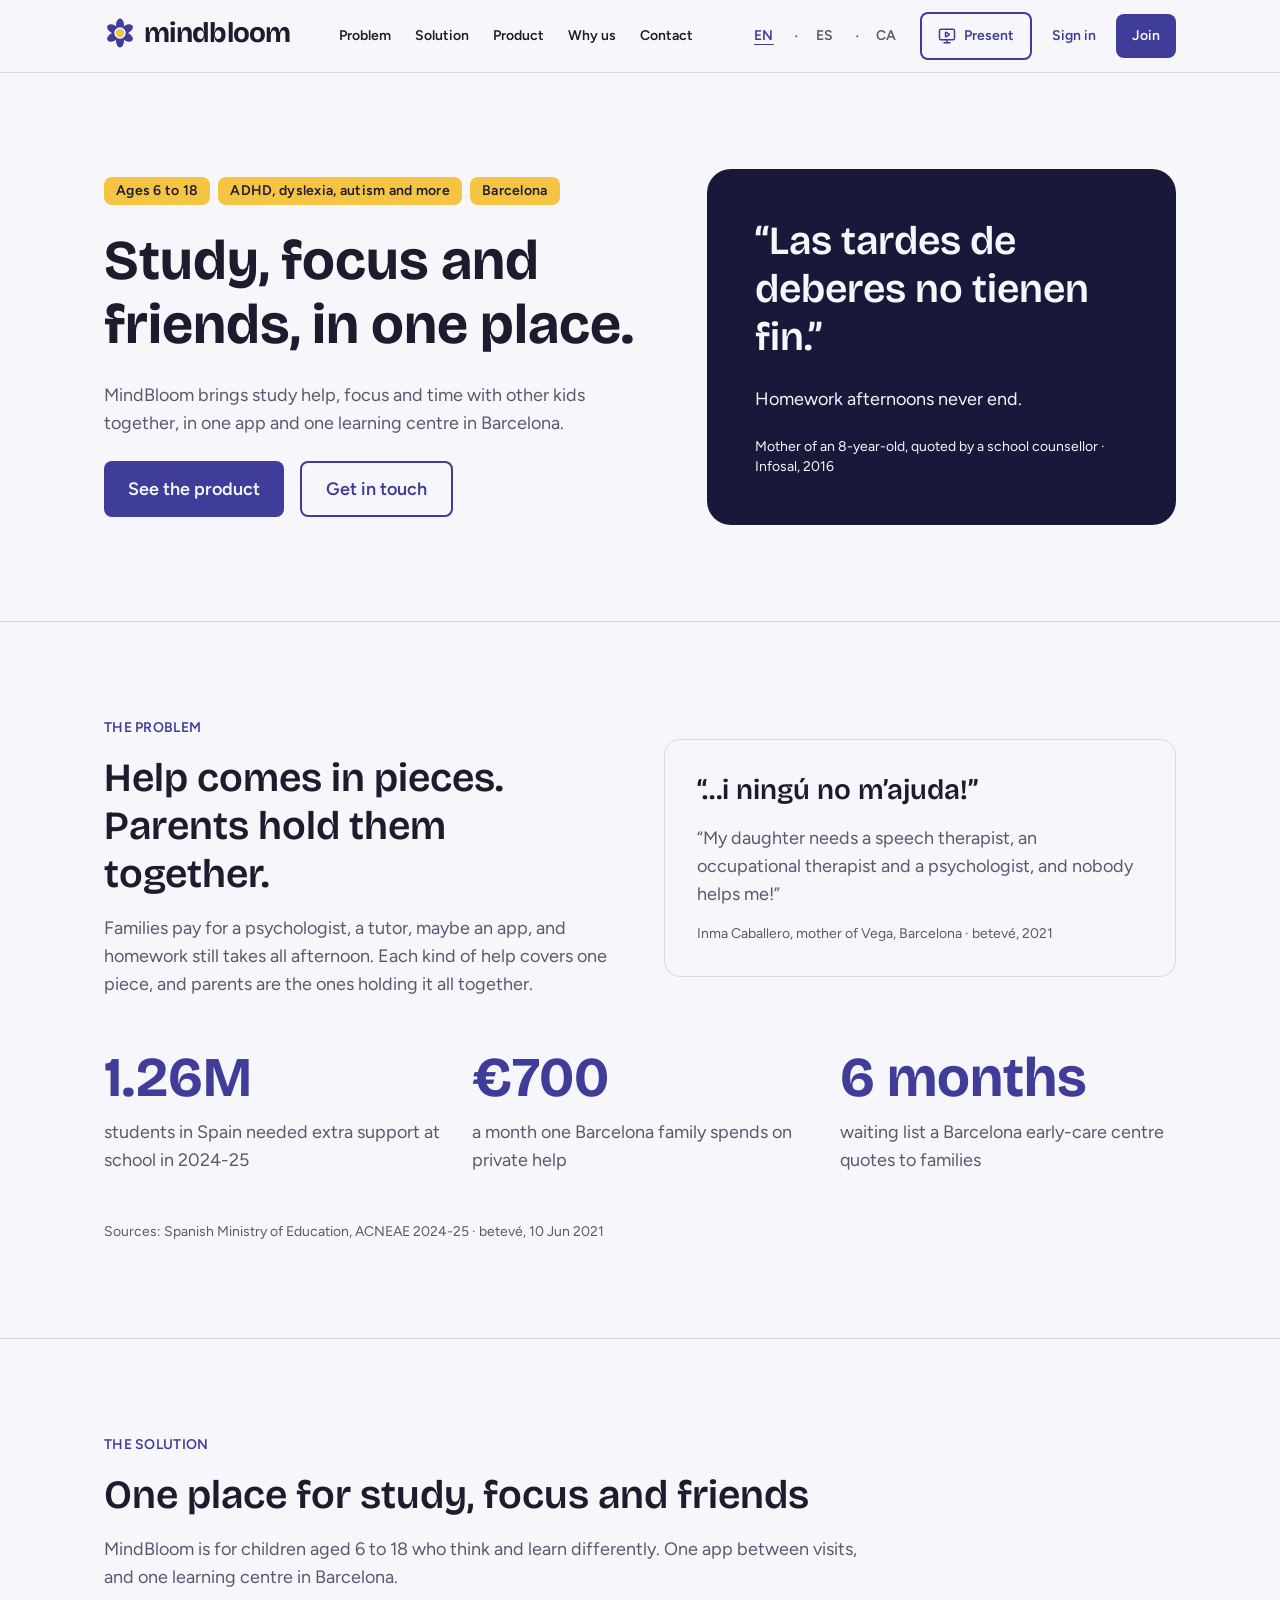
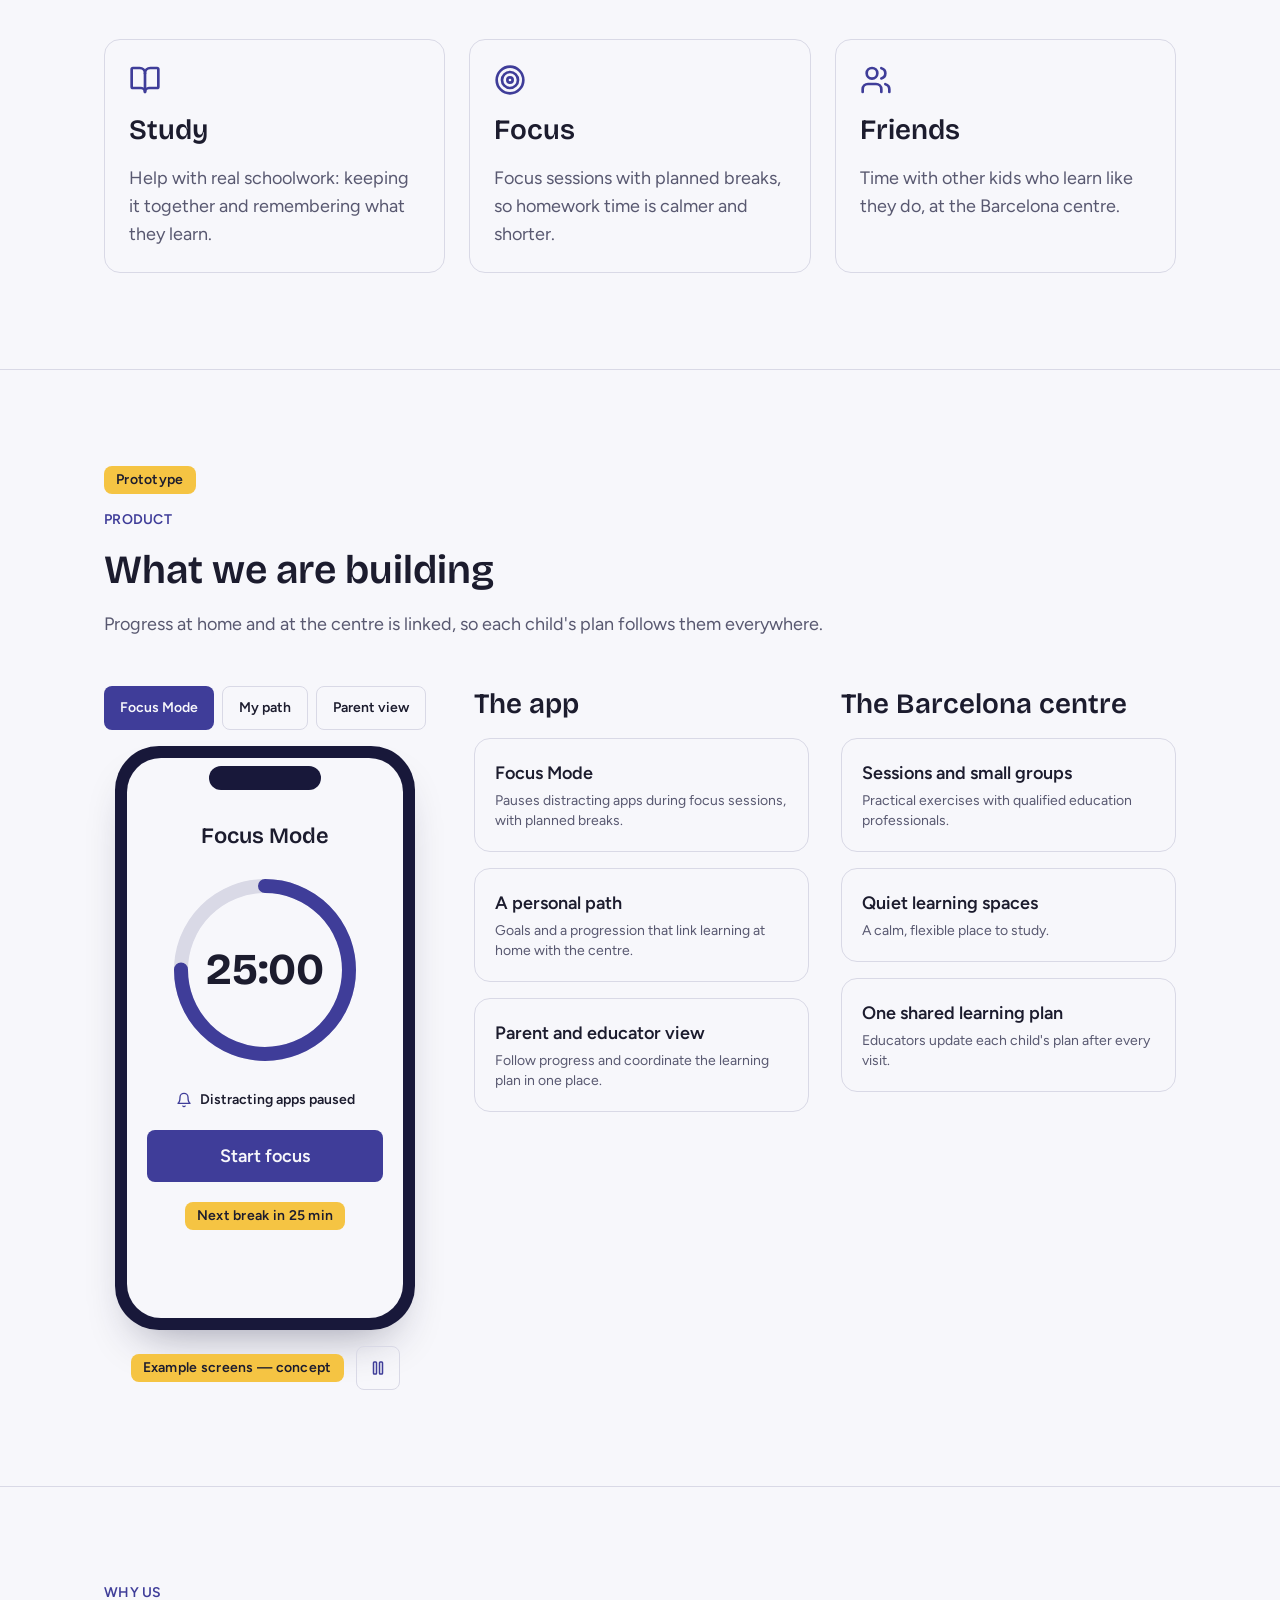
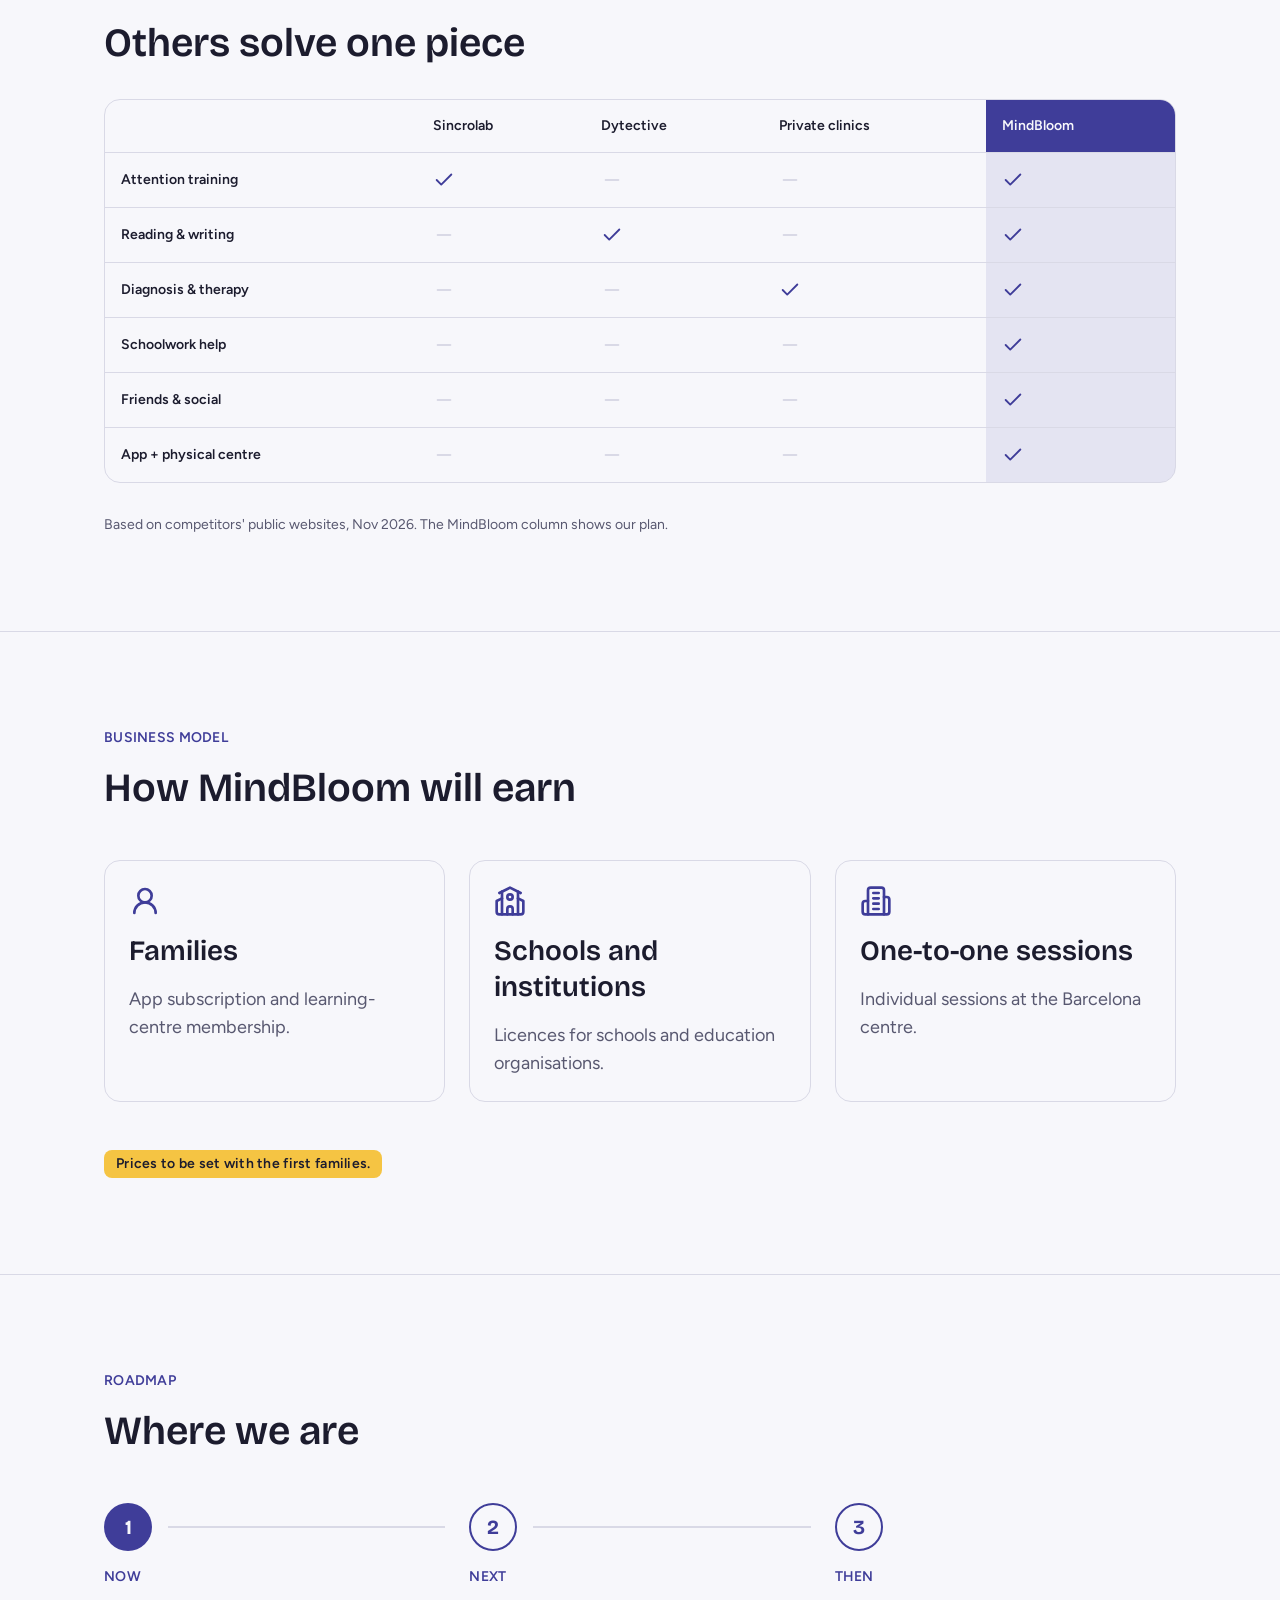
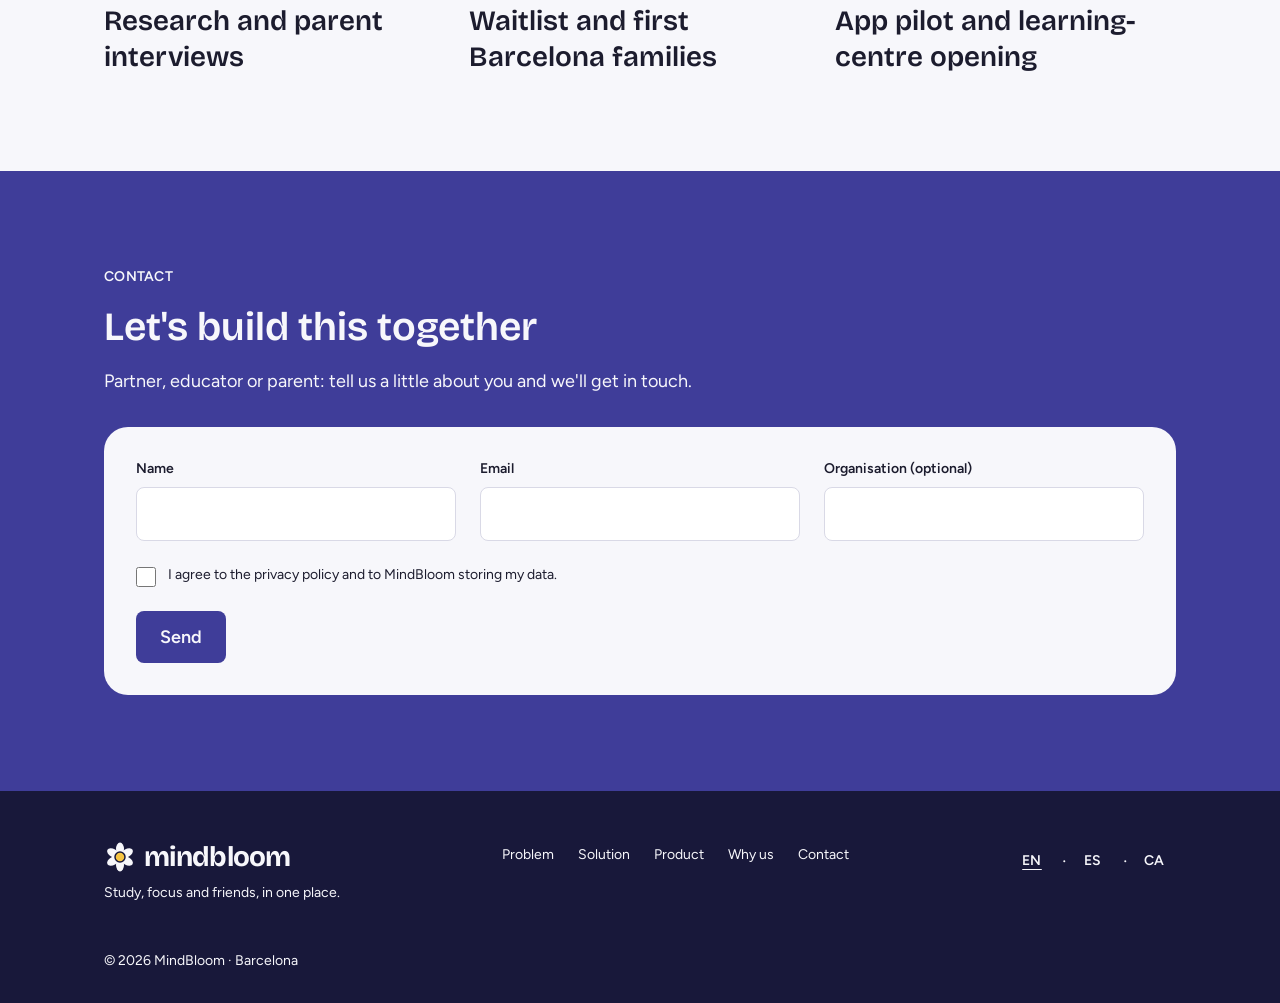
<file: index.html>
<!doctype html>
<html lang="en">
  <head>
    <meta charset="UTF-8" />
    <meta name="viewport" content="width=device-width, initial-scale=1.0" />
    <title>MindBloom — Study, focus and friends, in one place</title>
    <meta name="description" content="MindBloom helps neurodivergent children aged 6–18 in Barcelona with study, focus and friends, in one app and one learning centre." />
    <link rel="icon" type="image/svg+xml" href="./favicon.svg" />
    <link rel="preconnect" href="https://fonts.googleapis.com" />
    <link rel="preconnect" href="https://fonts.gstatic.com" crossorigin />
    <link href="https://fonts.googleapis.com/css2?family=Bricolage+Grotesque:opsz,wght@12..96,600;12..96,700&family=Figtree:wght@400;600&display=swap" rel="stylesheet" />
    <script type="module" crossorigin src="./assets/index-C0No_Yc6.js"></script>
    <link rel="stylesheet" crossorigin href="./assets/index-BTwIPJoi.css">
  </head>
  <body>
    <div id="root"></div>
  </body>
</html>
</file>
<file: assets/index-BTwIPJoi.css>
*,:before,:after{--tw-border-spacing-x: 0;--tw-border-spacing-y: 0;--tw-translate-x: 0;--tw-translate-y: 0;--tw-rotate: 0;--tw-skew-x: 0;--tw-skew-y: 0;--tw-scale-x: 1;--tw-scale-y: 1;--tw-pan-x: ;--tw-pan-y: ;--tw-pinch-zoom: ;--tw-scroll-snap-strictness: proximity;--tw-gradient-from-position: ;--tw-gradient-via-position: ;--tw-gradient-to-position: ;--tw-ordinal: ;--tw-slashed-zero: ;--tw-numeric-figure: ;--tw-numeric-spacing: ;--tw-numeric-fraction: ;--tw-ring-inset: ;--tw-ring-offset-width: 0px;--tw-ring-offset-color: #fff;--tw-ring-color: rgb(59 130 246 / .5);--tw-ring-offset-shadow: 0 0 #0000;--tw-ring-shadow: 0 0 #0000;--tw-shadow: 0 0 #0000;--tw-shadow-colored: 0 0 #0000;--tw-blur: ;--tw-brightness: ;--tw-contrast: ;--tw-grayscale: ;--tw-hue-rotate: ;--tw-invert: ;--tw-saturate: ;--tw-sepia: ;--tw-drop-shadow: ;--tw-backdrop-blur: ;--tw-backdrop-brightness: ;--tw-backdrop-contrast: ;--tw-backdrop-grayscale: ;--tw-backdrop-hue-rotate: ;--tw-backdrop-invert: ;--tw-backdrop-opacity: ;--tw-backdrop-saturate: ;--tw-backdrop-sepia: ;--tw-contain-size: ;--tw-contain-layout: ;--tw-contain-paint: ;--tw-contain-style: }::backdrop{--tw-border-spacing-x: 0;--tw-border-spacing-y: 0;--tw-translate-x: 0;--tw-translate-y: 0;--tw-rotate: 0;--tw-skew-x: 0;--tw-skew-y: 0;--tw-scale-x: 1;--tw-scale-y: 1;--tw-pan-x: ;--tw-pan-y: ;--tw-pinch-zoom: ;--tw-scroll-snap-strictness: proximity;--tw-gradient-from-position: ;--tw-gradient-via-position: ;--tw-gradient-to-position: ;--tw-ordinal: ;--tw-slashed-zero: ;--tw-numeric-figure: ;--tw-numeric-spacing: ;--tw-numeric-fraction: ;--tw-ring-inset: ;--tw-ring-offset-width: 0px;--tw-ring-offset-color: #fff;--tw-ring-color: rgb(59 130 246 / .5);--tw-ring-offset-shadow: 0 0 #0000;--tw-ring-shadow: 0 0 #0000;--tw-shadow: 0 0 #0000;--tw-shadow-colored: 0 0 #0000;--tw-blur: ;--tw-brightness: ;--tw-contrast: ;--tw-grayscale: ;--tw-hue-rotate: ;--tw-invert: ;--tw-saturate: ;--tw-sepia: ;--tw-drop-shadow: ;--tw-backdrop-blur: ;--tw-backdrop-brightness: ;--tw-backdrop-contrast: ;--tw-backdrop-grayscale: ;--tw-backdrop-hue-rotate: ;--tw-backdrop-invert: ;--tw-backdrop-opacity: ;--tw-backdrop-saturate: ;--tw-backdrop-sepia: ;--tw-contain-size: ;--tw-contain-layout: ;--tw-contain-paint: ;--tw-contain-style: }*,:before,:after{box-sizing:border-box;border-width:0;border-style:solid;border-color:#e5e7eb}:before,:after{--tw-content: ""}html,:host{line-height:1.5;-webkit-text-size-adjust:100%;-moz-tab-size:4;-o-tab-size:4;tab-size:4;font-family:ui-sans-serif,system-ui,sans-serif,"Apple Color Emoji","Segoe UI Emoji",Segoe UI Symbol,"Noto Color Emoji";font-feature-settings:normal;font-variation-settings:normal;-webkit-tap-highlight-color:transparent}body{margin:0;line-height:inherit}hr{height:0;color:inherit;border-top-width:1px}abbr:where([title]){-webkit-text-decoration:underline dotted;text-decoration:underline dotted}h1,h2,h3,h4,h5,h6{font-size:inherit;font-weight:inherit}a{color:inherit;text-decoration:inherit}b,strong{font-weight:bolder}code,kbd,samp,pre{font-family:ui-monospace,SFMono-Regular,Menlo,Monaco,Consolas,Liberation Mono,Courier New,monospace;font-feature-settings:normal;font-variation-settings:normal;font-size:1em}small{font-size:80%}sub,sup{font-size:75%;line-height:0;position:relative;vertical-align:baseline}sub{bottom:-.25em}sup{top:-.5em}table{text-indent:0;border-color:inherit;border-collapse:collapse}button,input,optgroup,select,textarea{font-family:inherit;font-feature-settings:inherit;font-variation-settings:inherit;font-size:100%;font-weight:inherit;line-height:inherit;letter-spacing:inherit;color:inherit;margin:0;padding:0}button,select{text-transform:none}button,input:where([type=button]),input:where([type=reset]),input:where([type=submit]){-webkit-appearance:button;background-color:transparent;background-image:none}:-moz-focusring{outline:auto}:-moz-ui-invalid{box-shadow:none}progress{vertical-align:baseline}::-webkit-inner-spin-button,::-webkit-outer-spin-button{height:auto}[type=search]{-webkit-appearance:textfield;outline-offset:-2px}::-webkit-search-decoration{-webkit-appearance:none}::-webkit-file-upload-button{-webkit-appearance:button;font:inherit}summary{display:list-item}blockquote,dl,dd,h1,h2,h3,h4,h5,h6,hr,figure,p,pre{margin:0}fieldset{margin:0;padding:0}legend{padding:0}ol,ul,menu{list-style:none;margin:0;padding:0}dialog{padding:0}textarea{resize:vertical}input::-moz-placeholder,textarea::-moz-placeholder{opacity:1;color:#9ca3af}input::placeholder,textarea::placeholder{opacity:1;color:#9ca3af}button,[role=button]{cursor:pointer}:disabled{cursor:default}img,svg,video,canvas,audio,iframe,embed,object{display:block;vertical-align:middle}img,video{max-width:100%;height:auto}[hidden]:where(:not([hidden=until-found])){display:none}html{scroll-behavior:smooth}body{--tw-bg-opacity: 1;background-color:rgb(247 247 251 / var(--tw-bg-opacity, 1));font-family:Figtree,system-ui,sans-serif;font-size:18px;line-height:28px;--tw-text-opacity: 1;color:rgb(28 28 46 / var(--tw-text-opacity, 1));-webkit-font-smoothing:antialiased;-moz-osx-font-smoothing:grayscale}h1,h2,h3{font-family:Bricolage Grotesque,system-ui,sans-serif}:focus-visible{outline:3px solid #3F3D99;outline-offset:2px}.container-mb{margin-left:auto;margin-right:auto;width:100%;max-width:1120px;padding-left:1.5rem;padding-right:1.5rem}.section{padding-top:4rem;padding-bottom:4rem}@media (min-width: 768px){.section{padding-top:6rem;padding-bottom:6rem}}.section{scroll-margin-top:80px}.label{font-size:14px;line-height:20px;letter-spacing:.02em;font-weight:600;text-transform:uppercase}.tag{display:inline-flex;align-items:center;border-radius:8px;--tw-bg-opacity: 1;background-color:rgb(245 196 67 / var(--tw-bg-opacity, 1));padding:.25rem .75rem;font-size:14px;line-height:20px;letter-spacing:.02em;font-weight:600;--tw-text-opacity: 1;color:rgb(28 28 46 / var(--tw-text-opacity, 1))}.btn{display:inline-flex;min-height:52px;align-items:center;justify-content:center;gap:.5rem;border-radius:8px;padding:.75rem 1.5rem;font-weight:600;transition-property:color,background-color,border-color,text-decoration-color,fill,stroke;transition-timing-function:cubic-bezier(.4,0,.2,1);transition-duration:.15s}.btn:disabled{cursor:not-allowed;opacity:.6}.btn-main{display:inline-flex;min-height:52px;align-items:center;justify-content:center;gap:.5rem;border-radius:8px;padding:.75rem 1.5rem;font-weight:600;transition-property:color,background-color,border-color,text-decoration-color,fill,stroke;transition-timing-function:cubic-bezier(.4,0,.2,1);transition-duration:.15s}.btn-main:disabled{cursor:not-allowed;opacity:.6}.btn-main{--tw-bg-opacity: 1;background-color:rgb(63 61 153 / var(--tw-bg-opacity, 1));--tw-text-opacity: 1;color:rgb(247 247 251 / var(--tw-text-opacity, 1))}.btn-main:hover{--tw-bg-opacity: 1;background-color:rgb(24 24 58 / var(--tw-bg-opacity, 1))}.btn-second{display:inline-flex;min-height:52px;align-items:center;justify-content:center;gap:.5rem;border-radius:8px;padding:.75rem 1.5rem;font-weight:600;transition-property:color,background-color,border-color,text-decoration-color,fill,stroke;transition-timing-function:cubic-bezier(.4,0,.2,1);transition-duration:.15s}.btn-second:disabled{cursor:not-allowed;opacity:.6}.btn-second{border-width:2px;--tw-border-opacity: 1;border-color:rgb(63 61 153 / var(--tw-border-opacity, 1));background-color:transparent;--tw-text-opacity: 1;color:rgb(63 61 153 / var(--tw-text-opacity, 1))}.btn-second:hover{--tw-bg-opacity: 1;background-color:rgb(63 61 153 / var(--tw-bg-opacity, 1));--tw-text-opacity: 1;color:rgb(247 247 251 / var(--tw-text-opacity, 1))}.card{border-radius:16px;border-width:1px;--tw-border-opacity: 1;border-color:rgb(217 217 230 / var(--tw-border-opacity, 1));padding:1.5rem}.field-label{font-size:14px;line-height:20px;font-weight:600;--tw-text-opacity: 1;color:rgb(28 28 46 / var(--tw-text-opacity, 1))}.input{min-height:52px;width:100%;border-radius:8px;border-width:1px;--tw-border-opacity: 1;border-color:rgb(217 217 230 / var(--tw-border-opacity, 1));--tw-bg-opacity: 1;background-color:rgb(255 255 255 / var(--tw-bg-opacity, 1));padding:.75rem 1rem;font-size:18px;line-height:28px;--tw-text-opacity: 1;color:rgb(28 28 46 / var(--tw-text-opacity, 1))}.input::-moz-placeholder{--tw-text-opacity: 1;color:rgb(88 88 112 / var(--tw-text-opacity, 1))}.input::placeholder{--tw-text-opacity: 1;color:rgb(88 88 112 / var(--tw-text-opacity, 1))}.input:focus{--tw-border-opacity: 1;border-color:rgb(63 61 153 / var(--tw-border-opacity, 1));outline:2px solid transparent;outline-offset:2px;--tw-ring-offset-shadow: var(--tw-ring-inset) 0 0 0 var(--tw-ring-offset-width) var(--tw-ring-offset-color);--tw-ring-shadow: var(--tw-ring-inset) 0 0 0 calc(2px + var(--tw-ring-offset-width)) var(--tw-ring-color);box-shadow:var(--tw-ring-offset-shadow),var(--tw-ring-shadow),var(--tw-shadow, 0 0 #0000);--tw-ring-color: rgb(63 61 153 / .3)}.hint{font-size:14px;line-height:20px;--tw-text-opacity: 1;color:rgb(88 88 112 / var(--tw-text-opacity, 1))}.error{font-size:14px;line-height:20px;font-weight:600;--tw-text-opacity: 1;color:rgb(63 61 153 / var(--tw-text-opacity, 1))}.sr-only{position:absolute;width:1px;height:1px;padding:0;margin:-1px;overflow:hidden;clip:rect(0,0,0,0);white-space:nowrap;border-width:0}.fixed{position:fixed}.absolute{position:absolute}.relative{position:relative}.sticky{position:sticky}.inset-0{top:0;right:0;bottom:0;left:0}.right-1{right:.25rem}.top-0{top:0}.top-1\/2{top:50%}.z-30{z-index:30}.z-50{z-index:50}.mx-auto{margin-left:auto;margin-right:auto}.-mt-4{margin-top:-1rem}.mb-1{margin-bottom:.25rem}.mb-2{margin-bottom:.5rem}.mt-0\.5{margin-top:.125rem}.mt-2{margin-top:.5rem}.mt-3{margin-top:.75rem}.flex{display:flex}.inline-flex{display:inline-flex}.table{display:table}.grid{display:grid}.hidden{display:none}.h-11{height:2.75rem}.h-12{height:3rem}.h-2{height:.5rem}.h-5{height:1.25rem}.h-6{height:1.5rem}.h-8{height:2rem}.h-\[200px\]{height:200px}.h-\[2px\]{height:2px}.h-\[560px\]{height:560px}.h-full{height:100%}.h-px{height:1px}.min-h-\[44px\]{min-height:44px}.min-h-\[48px\]{min-height:48px}.min-h-\[60vh\]{min-height:60vh}.min-h-screen{min-height:100vh}.w-11{width:2.75rem}.w-12{width:3rem}.w-2{width:.5rem}.w-28{width:7rem}.w-5{width:1.25rem}.w-6{width:1.5rem}.w-8{width:2rem}.w-\[200px\]{width:200px}.w-\[300px\]{width:300px}.w-full{width:100%}.min-w-\[44px\]{min-width:44px}.min-w-\[640px\]{min-width:640px}.max-w-\[280px\]{max-width:280px}.max-w-\[460px\]{max-width:460px}.max-w-\[720px\]{max-width:720px}.max-w-\[760px\]{max-width:760px}.max-w-\[800px\]{max-width:800px}.flex-1{flex:1 1 0%}.flex-none{flex:none}.border-collapse{border-collapse:collapse}.-translate-y-1\/2{--tw-translate-y: -50%;transform:translate(var(--tw-translate-x),var(--tw-translate-y)) rotate(var(--tw-rotate)) skew(var(--tw-skew-x)) skewY(var(--tw-skew-y)) scaleX(var(--tw-scale-x)) scaleY(var(--tw-scale-y))}.-rotate-90{--tw-rotate: -90deg;transform:translate(var(--tw-translate-x),var(--tw-translate-y)) rotate(var(--tw-rotate)) skew(var(--tw-skew-x)) skewY(var(--tw-skew-y)) scaleX(var(--tw-scale-x)) scaleY(var(--tw-scale-y))}.transform{transform:translate(var(--tw-translate-x),var(--tw-translate-y)) rotate(var(--tw-rotate)) skew(var(--tw-skew-x)) skewY(var(--tw-skew-y)) scaleX(var(--tw-scale-x)) scaleY(var(--tw-scale-y))}.cursor-pointer{cursor:pointer}.flex-col{flex-direction:column}.flex-wrap{flex-wrap:wrap}.items-start{align-items:flex-start}.items-end{align-items:flex-end}.items-center{align-items:center}.justify-center{justify-content:center}.justify-between{justify-content:space-between}.gap-1{gap:.25rem}.gap-10{gap:2.5rem}.gap-12{gap:3rem}.gap-2{gap:.5rem}.gap-3{gap:.75rem}.gap-4{gap:1rem}.gap-5{gap:1.25rem}.gap-6{gap:1.5rem}.gap-8{gap:2rem}.gap-x-6{-moz-column-gap:1.5rem;column-gap:1.5rem}.gap-y-2{row-gap:.5rem}.self-start{align-self:flex-start}.overflow-hidden{overflow:hidden}.overflow-x-auto{overflow-x:auto}.overflow-y-auto{overflow-y:auto}.rounded-\[34px\]{border-radius:34px}.rounded-\[44px\]{border-radius:44px}.rounded-full{border-radius:9999px}.rounded-lg{border-radius:24px}.rounded-md{border-radius:16px}.rounded-sm{border-radius:8px}.border{border-width:1px}.border-2{border-width:2px}.border-\[3px\]{border-width:3px}.border-b{border-bottom-width:1px}.border-t{border-top-width:1px}.border-ink{--tw-border-opacity: 1;border-color:rgb(28 28 46 / var(--tw-border-opacity, 1))}.border-line{--tw-border-opacity: 1;border-color:rgb(217 217 230 / var(--tw-border-opacity, 1))}.border-main{--tw-border-opacity: 1;border-color:rgb(63 61 153 / var(--tw-border-opacity, 1))}.bg-accent{--tw-bg-opacity: 1;background-color:rgb(245 196 67 / var(--tw-bg-opacity, 1))}.bg-bg-dark{--tw-bg-opacity: 1;background-color:rgb(24 24 58 / var(--tw-bg-opacity, 1))}.bg-bg-light{--tw-bg-opacity: 1;background-color:rgb(247 247 251 / var(--tw-bg-opacity, 1))}.bg-bg-light\/50{background-color:#f7f7fb80}.bg-bg-light\/95{background-color:#f7f7fbf2}.bg-ink{--tw-bg-opacity: 1;background-color:rgb(28 28 46 / var(--tw-bg-opacity, 1))}.bg-line{--tw-bg-opacity: 1;background-color:rgb(217 217 230 / var(--tw-bg-opacity, 1))}.bg-main{--tw-bg-opacity: 1;background-color:rgb(63 61 153 / var(--tw-bg-opacity, 1))}.bg-main\/10{background-color:#3f3d991a}.bg-white{--tw-bg-opacity: 1;background-color:rgb(255 255 255 / var(--tw-bg-opacity, 1))}.p-3{padding:.75rem}.p-4{padding:1rem}.p-5{padding:1.25rem}.p-6{padding:1.5rem}.p-8{padding:2rem}.px-1{padding-left:.25rem;padding-right:.25rem}.px-2{padding-left:.5rem;padding-right:.5rem}.px-4{padding-left:1rem;padding-right:1rem}.px-5{padding-left:1.25rem;padding-right:1.25rem}.px-6{padding-left:1.5rem;padding-right:1.5rem}.py-12{padding-top:3rem;padding-bottom:3rem}.py-24{padding-top:6rem;padding-bottom:6rem}.py-3{padding-top:.75rem;padding-bottom:.75rem}.py-4{padding-top:1rem;padding-bottom:1rem}.py-8{padding-top:2rem;padding-bottom:2rem}.pb-8{padding-bottom:2rem}.pr-14{padding-right:3.5rem}.pt-2{padding-top:.5rem}.pt-4{padding-top:1rem}.text-left{text-align:left}.text-center{text-align:center}.font-heading{font-family:Bricolage Grotesque,system-ui,sans-serif}.text-\[12px\]{font-size:12px}.text-\[20px\]{font-size:20px}.text-\[22px\]{font-size:22px}.text-\[28px\]{font-size:28px}.text-\[32px\]{font-size:32px}.text-\[40px\]{font-size:40px}.text-\[44px\]{font-size:44px}.text-\[48px\]{font-size:48px}.text-h2{font-size:40px;line-height:48px;font-weight:600}.text-h3{font-size:28px;line-height:36px;font-weight:600}.text-label{font-size:14px;line-height:20px;letter-spacing:.02em;font-weight:600}.text-small{font-size:14px;line-height:20px}.font-bold{font-weight:700}.font-semibold{font-weight:600}.lowercase{text-transform:lowercase}.leading-10{line-height:2.5rem}.leading-7{line-height:1.75rem}.leading-9{line-height:2.25rem}.leading-\[48px\]{line-height:48px}.leading-\[56px\]{line-height:56px}.tracking-tight{letter-spacing:-.025em}.text-bg-light{--tw-text-opacity: 1;color:rgb(247 247 251 / var(--tw-text-opacity, 1))}.text-ink{--tw-text-opacity: 1;color:rgb(28 28 46 / var(--tw-text-opacity, 1))}.text-ink-soft{--tw-text-opacity: 1;color:rgb(88 88 112 / var(--tw-text-opacity, 1))}.text-line{--tw-text-opacity: 1;color:rgb(217 217 230 / var(--tw-text-opacity, 1))}.text-main{--tw-text-opacity: 1;color:rgb(63 61 153 / var(--tw-text-opacity, 1))}.underline{text-decoration-line:underline}.underline-offset-4{text-underline-offset:4px}.accent-main{accent-color:#3F3D99}.shadow-\[0_24px_48px_-24px_rgba\(24\,24\,58\,0\.45\)\]{--tw-shadow: 0 24px 48px -24px rgba(24,24,58,.45);--tw-shadow-colored: 0 24px 48px -24px var(--tw-shadow-color);box-shadow:var(--tw-ring-offset-shadow, 0 0 #0000),var(--tw-ring-shadow, 0 0 #0000),var(--tw-shadow)}.ring{--tw-ring-offset-shadow: var(--tw-ring-inset) 0 0 0 var(--tw-ring-offset-width) var(--tw-ring-offset-color);--tw-ring-shadow: var(--tw-ring-inset) 0 0 0 calc(3px + var(--tw-ring-offset-width)) var(--tw-ring-color);box-shadow:var(--tw-ring-offset-shadow),var(--tw-ring-shadow),var(--tw-shadow, 0 0 #0000)}.backdrop-blur{--tw-backdrop-blur: blur(8px);-webkit-backdrop-filter:var(--tw-backdrop-blur) var(--tw-backdrop-brightness) var(--tw-backdrop-contrast) var(--tw-backdrop-grayscale) var(--tw-backdrop-hue-rotate) var(--tw-backdrop-invert) var(--tw-backdrop-opacity) var(--tw-backdrop-saturate) var(--tw-backdrop-sepia);backdrop-filter:var(--tw-backdrop-blur) var(--tw-backdrop-brightness) var(--tw-backdrop-contrast) var(--tw-backdrop-grayscale) var(--tw-backdrop-hue-rotate) var(--tw-backdrop-invert) var(--tw-backdrop-opacity) var(--tw-backdrop-saturate) var(--tw-backdrop-sepia)}.transition-all{transition-property:all;transition-timing-function:cubic-bezier(.4,0,.2,1);transition-duration:.15s}.transition-colors{transition-property:color,background-color,border-color,text-decoration-color,fill,stroke;transition-timing-function:cubic-bezier(.4,0,.2,1);transition-duration:.15s}.last\:border-0:last-child{border-width:0px}.hover\:border-main:hover{--tw-border-opacity: 1;border-color:rgb(63 61 153 / var(--tw-border-opacity, 1))}.hover\:bg-ink:hover{--tw-bg-opacity: 1;background-color:rgb(28 28 46 / var(--tw-bg-opacity, 1))}.hover\:text-bg-light:hover{--tw-text-opacity: 1;color:rgb(247 247 251 / var(--tw-text-opacity, 1))}.hover\:text-ink:hover{--tw-text-opacity: 1;color:rgb(28 28 46 / var(--tw-text-opacity, 1))}.hover\:text-main:hover{--tw-text-opacity: 1;color:rgb(63 61 153 / var(--tw-text-opacity, 1))}.hover\:underline:hover{text-decoration-line:underline}.disabled\:opacity-40:disabled{opacity:.4}@media (min-width: 640px){.sm\:grid-cols-3{grid-template-columns:repeat(3,minmax(0,1fr))}.sm\:grid-cols-\[1fr_160px\]{grid-template-columns:1fr 160px}}@media (min-width: 768px){.md\:block{display:block}.md\:inline{display:inline}.md\:grid-cols-2{grid-template-columns:repeat(2,minmax(0,1fr))}.md\:grid-cols-3{grid-template-columns:repeat(3,minmax(0,1fr))}.md\:flex-row{flex-direction:row}.md\:items-start{align-items:flex-start}.md\:justify-between{justify-content:space-between}.md\:p-12{padding:3rem}.md\:p-8{padding:2rem}.md\:py-16{padding-top:4rem;padding-bottom:4rem}.md\:text-h1{font-size:56px;line-height:64px;font-weight:700}.md\:text-h2{font-size:40px;line-height:48px;font-weight:600}}@media (min-width: 1024px){.lg\:flex{display:flex}.lg\:hidden{display:none}.lg\:grid-cols-2{grid-template-columns:repeat(2,minmax(0,1fr))}.lg\:grid-cols-\[1\.15fr_1fr\]{grid-template-columns:1.15fr 1fr}.lg\:grid-cols-\[auto_1fr\]{grid-template-columns:auto 1fr}.lg\:gap-16{gap:4rem}}
</file>
